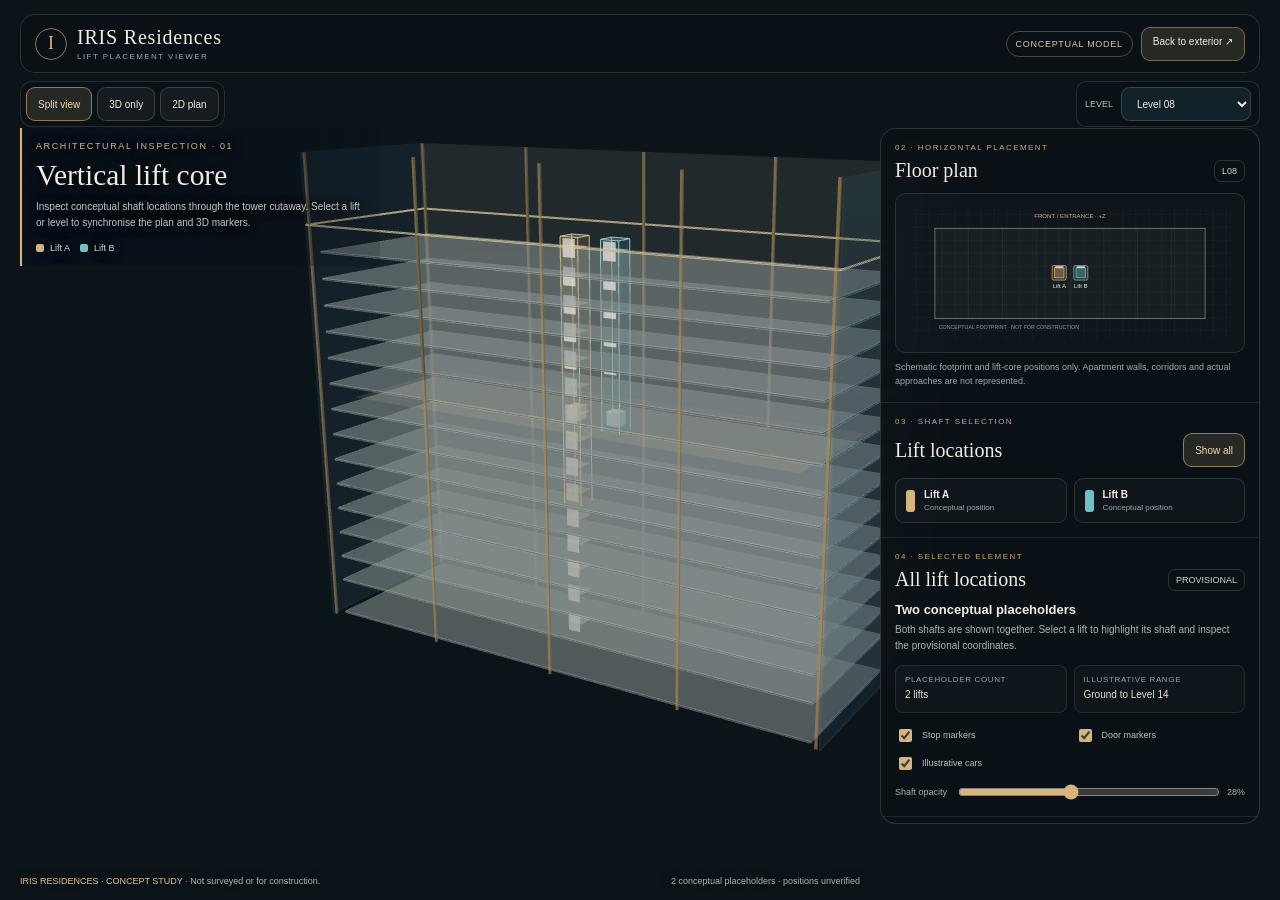
<file: lift-placement.html>
<!DOCTYPE html>
<html lang="en">
<head>
  <meta charset="utf-8">
  <meta name="viewport" content="width=device-width, initial-scale=1, viewport-fit=cover">
  <meta name="theme-color" content="#0b1419">
  <meta name="color-scheme" content="dark">
  <meta name="description" content="Conceptual IRIS Residences lift locations in a 3D tower cutaway and schematic floor plans.">
  <title>IRIS Residences · Lift Placement Viewer</title>
  <link rel="icon" type="image/svg+xml" href="./assets/favicon.svg">
  <link rel="stylesheet" href="./styles.css">
  <script type="importmap">
  {
    "imports": {
      "three": "./assets/vendor/three.module.js",
      "three/addons/": "./assets/vendor/"
    }
  }
  </script>
</head>
<body data-mode="orbit">
  <main id="app" class="app-shell">
    <canvas id="scene" class="scene-canvas" tabindex="0" aria-label="Three-dimensional conceptual lift placement cutaway. Drag to orbit and scroll to zoom."></canvas>
  </main>
  <script type="module" src="./js/lift-placement-viewer.js"></script>
</body>
</html>
</file>
<file: styles.css>
/* ------------------------------------------------------------------ */
/*  Iris Residences — exterior digital twin                            */
/*  Interface styling: restrained glass, warm metal, dusk atmosphere. */
/* ------------------------------------------------------------------ */

:root {
  --ink: #0b1318;
  --ink-2: #111c22;
  --glass: rgba(12, 21, 26, 0.58);
  --glass-strong: rgba(12, 21, 26, 0.86);
  --line: rgba(244, 238, 224, 0.16);
  --line-strong: rgba(244, 238, 224, 0.28);
  --ivory: #f2eee3;
  --ivory-soft: #d9d5c9;
  --muted: #a3afb0;
  --muted-2: #7f8b8d;
  --gold: #d3b07c;
  --gold-deep: #a98553;
  --danger: #e3a886;
  --font-sans: "Segoe UI", "Inter", "Helvetica Neue", Arial, sans-serif;
  --font-display: Georgia, "Times New Roman", "Iowan Old Style", serif;
  --radius: 16px;
  --safe-top: env(safe-area-inset-top, 0px);
  --safe-bottom: env(safe-area-inset-bottom, 0px);
}

*,
*::before,
*::after {
  box-sizing: border-box;
}

html,
body {
  width: 100%;
  height: 100%;
  margin: 0;
  padding: 0;
}

html {
  background: var(--ink);
}

body {
  overflow: hidden;
  background: var(--ink);
  color: var(--ivory);
  font-family: var(--font-sans);
  -webkit-font-smoothing: antialiased;
  text-rendering: optimizeLegibility;
  overscroll-behavior: none;
}

body.is-loading {
  cursor: wait;
}

button,
a {
  -webkit-tap-highlight-color: transparent;
}

button {
  font-family: inherit;
}

button:focus-visible,
a:focus-visible,
canvas:focus-visible {
  outline: 2px solid var(--gold);
  outline-offset: 3px;
}

a {
  color: var(--gold);
}

[hidden] {
  display: none !important;
}

.visually-hidden {
  position: absolute !important;
  width: 1px !important;
  height: 1px !important;
  padding: 0 !important;
  margin: -1px !important;
  overflow: hidden !important;
  clip: rect(0, 0, 0, 0) !important;
  white-space: nowrap !important;
  border: 0 !important;
}

.app-shell {
  position: fixed;
  inset: 0;
  isolation: isolate;
  overflow: hidden;
}

.scene-canvas {
  position: absolute;
  inset: 0;
  display: block;
  width: 100%;
  height: 100%;
  cursor: grab;
  touch-action: none;
  outline: none;
}

.scene-canvas:active {
  cursor: grabbing;
}

.scene-canvas.is-free-look {
  cursor: crosshair;
}

.scene-vignette {
  position: absolute;
  inset: 0;
  pointer-events: none;
  background:
    linear-gradient(180deg, rgba(5, 10, 15, 0.6) 0%, rgba(5, 10, 15, 0.08) 19%, transparent 34%),
    linear-gradient(0deg, rgba(5, 10, 15, 0.78) 0%, rgba(5, 10, 15, 0.15) 25%, transparent 46%),
    radial-gradient(140% 100% at 50% 46%, transparent 54%, rgba(5, 10, 15, 0.36) 100%);
  z-index: 2;
}

.scene-grain {
  position: absolute;
  inset: 0;
  z-index: 3;
  pointer-events: none;
  opacity: 0.035;
  mix-blend-mode: soft-light;
  background-image: url("data:image/svg+xml,%3Csvg xmlns='http://www.w3.org/2000/svg' width='180' height='180'%3E%3Cfilter id='n'%3E%3CfeTurbulence type='fractalNoise' baseFrequency='0.82' numOctaves='3' stitchTiles='stitch'/%3E%3C/filter%3E%3Crect width='180' height='180' filter='url(%23n)' opacity='0.6'/%3E%3C/svg%3E");
}

/* ------------------------------------------------------------------ */
/*  Top bar                                                            */
/* ------------------------------------------------------------------ */

.topbar {
  position: absolute;
  z-index: 20;
  top: 0;
  left: 0;
  right: 0;
  display: flex;
  align-items: flex-start;
  justify-content: space-between;
  gap: 24px;
  padding:
    calc(22px + var(--safe-top))
    clamp(18px, 3.2vw, 44px)
    0;
  pointer-events: none;
  transition: opacity 500ms ease;
}

.topbar > * {
  pointer-events: auto;
}

.brand {
  display: flex;
  align-items: center;
  gap: 13px;
  min-width: 0;
}

.brand-mark {
  width: 40px;
  height: 40px;
  flex: none;
  fill: none;
  stroke: var(--gold);
  stroke-width: 1.05;
  opacity: 0.92;
  filter: drop-shadow(0 0 14px rgba(211, 176, 124, 0.2));
}

.brand-mark-core {
  fill: var(--ivory);
  stroke: none;
}

.brand-lockup {
  display: flex;
  flex-direction: column;
  gap: 2px;
  padding-top: 1px;
}

.brand-name {
  font-family: var(--font-display);
  font-weight: 400;
  font-size: 20px;
  line-height: 1;
  letter-spacing: 0.3em;
  color: var(--ivory);
  text-shadow: 0 1px 20px rgba(0, 0, 0, 0.45);
}

.brand-sub {
  font-size: 7.5px;
  line-height: 1.3;
  letter-spacing: 0.4em;
  color: var(--gold);
  text-transform: uppercase;
}

.brand-meta {
  display: flex;
  flex-direction: column;
  align-items: flex-start;
  gap: 7px;
  margin-left: 12px;
  padding-left: 18px;
  border-left: 1px solid var(--line);
  color: var(--ivory-soft);
  font-size: 9px;
  letter-spacing: 0.13em;
  line-height: 1.4;
  text-transform: uppercase;
}

.brand-chip {
  display: inline-flex;
  align-items: center;
  gap: 6px;
  color: var(--gold);
  font-size: 8px;
  letter-spacing: 0.16em;
}

.brand-chip::before {
  content: "";
  width: 3px;
  height: 3px;
  border-radius: 50%;
  background: var(--gold);
  box-shadow: 0 0 8px rgba(211, 176, 124, 0.9);
}

.top-actions {
  display: flex;
  align-items: center;
  gap: 7px;
  flex: none;
}

.top-button {
  height: 36px;
  display: inline-flex;
  align-items: center;
  justify-content: center;
  gap: 8px;
  padding: 0 13px;
  color: var(--ivory-soft);
  background: rgba(9, 16, 21, 0.84);
  border: 1px solid var(--line);
  border-radius: 999px;
  font-size: 9px;
  letter-spacing: 0.18em;
  text-transform: uppercase;
  cursor: pointer;
  transition:
    background 200ms ease,
    border-color 200ms ease,
    color 200ms ease,
    transform 200ms ease;
}

.top-button:hover {
  color: var(--ivory);
  border-color: var(--line-strong);
  background: rgba(22, 34, 40, 0.7);
}

.top-button:active {
  transform: scale(0.97);
}

.top-button svg {
  width: 15px;
  height: 15px;
  fill: none;
  stroke: currentColor;
  stroke-width: 1.35;
  stroke-linecap: round;
  stroke-linejoin: round;
  opacity: 0.9;
}

.top-button .button-fill {
  fill: currentColor;
  stroke: none;
}

.concept-note {
  position: absolute;
  z-index: 12;
  left: clamp(18px, 3.2vw, 44px);
  top: 50%;
  display: flex;
  align-items: center;
  gap: 10px;
  transform: translateY(-50%) rotate(-90deg) translateX(-50%);
  transform-origin: left top;
  color: rgba(239, 233, 219, 0.42);
  font-size: 7.5px;
  letter-spacing: 0.32em;
  text-transform: uppercase;
  pointer-events: none;
}

.concept-line {
  width: 30px;
  height: 1px;
  background: rgba(211, 176, 124, 0.5);
}

/* ------------------------------------------------------------------ */
/*  Bottom dock                                                        */
/* ------------------------------------------------------------------ */

.hud {
  position: absolute;
  z-index: 20;
  left: 0;
  right: 0;
  bottom: 0;
  display: flex;
  flex-direction: column;
  align-items: center;
  gap: 9px;
  padding: 0 18px calc(18px + var(--safe-bottom));
  pointer-events: none;
}

.hud > * {
  pointer-events: auto;
}

/* Free-look has its own top-centre hint; avoid showing a duplicate prompt. */
body[data-mode="free"] .hud-hint {
  display: none;
}

.hud-hint {
  display: inline-flex;
  align-items: center;
  gap: 8px;
  padding: 7px 12px 7px 10px;
  color: rgba(232, 229, 219, 0.72);
  background: rgba(9, 16, 21, 0.8);
  border: 1px solid rgba(244, 238, 224, 0.08);
  border-radius: 999px;
  font-size: 9px;
  letter-spacing: 0.1em;
  white-space: nowrap;
  max-width: calc(100vw - 36px);
  overflow: hidden;
  text-overflow: ellipsis;
}

.hint-dot {
  width: 4px;
  height: 4px;
  flex: none;
  border-radius: 50%;
  background: var(--gold);
  box-shadow: 0 0 8px rgba(211, 176, 124, 0.7);
}

.dock {
  display: flex;
  align-items: center;
  gap: 12px;
  max-width: 100%;
  padding: 7px;
  background: linear-gradient(180deg, rgba(19, 30, 35, 0.94), rgba(8, 15, 19, 0.92));
  border: 1px solid rgba(244, 238, 224, 0.12);
  border-radius: 19px;
  box-shadow:
    0 18px 50px rgba(0, 0, 0, 0.32),
    inset 0 1px 0 rgba(255, 255, 255, 0.035);
}

.mode-switch {
  display: flex;
  align-items: center;
  gap: 2px;
  padding: 3px;
  border-radius: 13px;
  background: rgba(255, 255, 255, 0.045);
  border: 1px solid rgba(255, 255, 255, 0.05);
  flex: none;
}

.mode-button {
  height: 42px;
  display: inline-flex;
  align-items: center;
  gap: 7px;
  padding: 0 13px;
  border: 1px solid transparent;
  border-radius: 10px;
  background: transparent;
  color: var(--muted);
  font-size: 9px;
  letter-spacing: 0.13em;
  text-transform: uppercase;
  cursor: pointer;
  transition:
    color 180ms ease,
    background 180ms ease,
    border-color 180ms ease;
}

.mode-button svg {
  width: 16px;
  height: 16px;
  fill: none;
  stroke: currentColor;
  stroke-width: 1.25;
  stroke-linecap: round;
}

.mode-button:hover {
  color: var(--ivory);
}

.mode-button.is-active {
  color: var(--ivory);
  background: rgba(255, 255, 255, 0.075);
  border-color: rgba(255, 255, 255, 0.1);
  box-shadow: 0 4px 18px rgba(0, 0, 0, 0.18);
}

.mode-button.is-active svg {
  color: var(--gold);
}

.preset-rail {
  display: flex;
  align-items: stretch;
  gap: 1px;
  overflow-x: auto;
  scrollbar-width: none;
  -ms-overflow-style: none;
  scroll-snap-type: x proximity;
  overscroll-behavior-x: contain;
}

.preset-rail::-webkit-scrollbar {
  display: none;
}

.preset-button {
  position: relative;
  min-width: 67px;
  height: 48px;
  display: flex;
  flex-direction: column;
  align-items: center;
  justify-content: center;
  gap: 3px;
  padding: 4px 10px;
  border: 1px solid transparent;
  border-radius: 11px;
  background: transparent;
  color: var(--muted);
  cursor: pointer;
  scroll-snap-align: center;
  transition:
    color 180ms ease,
    background 180ms ease,
    border-color 180ms ease;
}

.preset-button:hover {
  color: var(--ivory);
  background: rgba(255, 255, 255, 0.045);
}

.preset-button.is-active {
  color: var(--ivory);
  border-color: rgba(211, 176, 124, 0.26);
  background: rgba(211, 176, 124, 0.09);
}

.preset-button.is-active::after {
  content: "";
  position: absolute;
  bottom: -1px;
  left: 50%;
  width: 14px;
  height: 1px;
  transform: translateX(-50%);
  background: var(--gold);
  box-shadow: 0 0 10px rgba(211, 176, 124, 0.7);
}

.preset-index {
  color: rgba(211, 176, 124, 0.75);
  font-size: 8px;
  line-height: 1;
  letter-spacing: 0.12em;
  font-variant-numeric: tabular-nums;
}

.preset-label {
  font-size: 9.5px;
  line-height: 1;
  letter-spacing: 0.04em;
  white-space: nowrap;
}

/* ------------------------------------------------------------------ */
/*  Free-look HUD                                                      */
/* ------------------------------------------------------------------ */

.free-hud {
  position: absolute;
  inset: 0;
  z-index: 18;
  pointer-events: none;
}

.free-hud > * {
  pointer-events: auto;
}

.look-hint {
  position: absolute;
  top: calc(82px + var(--safe-top));
  left: 50%;
  transform: translateX(-50%);
  display: inline-flex;
  align-items: center;
  gap: 8px;
  max-width: calc(100vw - 32px);
  padding: 7px 12px;
  color: rgba(238, 233, 222, 0.8);
  background: rgba(9, 16, 21, 0.82);
  border: 1px solid rgba(244, 238, 224, 0.1);
  border-radius: 999px;
  font-size: 9px;
  letter-spacing: 0.09em;
  white-space: nowrap;
  overflow: hidden;
  text-overflow: ellipsis;
}

.joystick {
  position: absolute;
  left: clamp(18px, 4vw, 38px);
  bottom: calc(152px + var(--safe-bottom));
  width: 96px;
  height: 96px;
  border-radius: 50%;
  border: 1px solid rgba(244, 238, 224, 0.16);
  background:
    radial-gradient(circle at 50% 48%, rgba(255, 255, 255, 0.07), transparent 60%),
    rgba(9, 16, 21, 0.78);
  box-shadow:
    inset 0 0 30px rgba(0, 0, 0, 0.24),
    0 12px 32px rgba(0, 0, 0, 0.22);
  touch-action: none;
  display: none;
  cursor: grab;
}

.joystick.is-active {
  cursor: grabbing;
  border-color: rgba(211, 176, 124, 0.42);
}

.joystick-ring {
  position: absolute;
  inset: 17px;
  border: 1px dashed rgba(244, 238, 224, 0.14);
  border-radius: 50%;
}

.joystick-knob {
  position: absolute;
  left: 50%;
  top: 50%;
  width: 42px;
  height: 42px;
  border-radius: 50%;
  transform: translate(-50%, -50%);
  background:
    radial-gradient(circle at 42% 36%, rgba(255, 255, 255, 0.22), transparent 60%),
    rgba(27, 40, 46, 0.92);
  border: 1px solid rgba(211, 176, 124, 0.52);
  box-shadow:
    0 5px 16px rgba(0, 0, 0, 0.32),
    inset 0 1px 0 rgba(255, 255, 255, 0.12);
  transition: transform 60ms linear;
}

.free-actions {
  position: absolute;
  right: clamp(18px, 4vw, 38px);
  bottom: calc(152px + var(--safe-bottom));
  display: flex;
  flex-direction: column;
  align-items: flex-end;
  gap: 9px;
}

.vertical-pad {
  display: flex;
  flex-direction: column;
  gap: 6px;
}

.round-button {
  width: 42px;
  height: 42px;
  display: grid;
  place-items: center;
  border-radius: 50%;
  color: var(--ivory-soft);
  background: rgba(10, 18, 23, 0.82);
  border: 1px solid var(--line);
  cursor: pointer;
  transition:
    background 160ms ease,
    border-color 160ms ease,
    color 160ms ease,
    transform 160ms ease;
}

.round-button svg {
  width: 17px;
  height: 17px;
  fill: none;
  stroke: currentColor;
  stroke-width: 1.4;
  stroke-linecap: round;
  stroke-linejoin: round;
}

.round-button:hover,
.round-button.is-active {
  color: var(--gold);
  border-color: rgba(211, 176, 124, 0.45);
  background: rgba(25, 37, 42, 0.75);
}

.round-button:active {
  transform: scale(0.94);
}

.pill-button {
  display: inline-flex;
  align-items: center;
  gap: 7px;
  height: 34px;
  padding: 0 12px;
  border-radius: 999px;
  border: 1px solid var(--line);
  background: rgba(10, 18, 23, 0.82);
  color: var(--ivory-soft);
  font-size: 8.5px;
  letter-spacing: 0.1em;
  text-transform: uppercase;
  cursor: pointer;
  transition:
    color 160ms ease,
    border-color 160ms ease,
    background 160ms ease;
}

.pill-button svg {
  width: 14px;
  height: 14px;
  fill: none;
  stroke: currentColor;
  stroke-width: 1.3;
  stroke-linecap: round;
}

.pill-button.is-active {
  color: var(--gold);
  border-color: rgba(211, 176, 124, 0.42);
}

/* ------------------------------------------------------------------ */
/*  Intro                                                              */
/* ------------------------------------------------------------------ */

.intro {
  position: absolute;
  inset: 0;
  z-index: 45;
  pointer-events: none;
  opacity: 0;
  transition: opacity 750ms ease;
}

.intro.is-visible {
  opacity: 1;
}

.intro.is-leaving {
  opacity: 0;
  transition-duration: 460ms;
}

.intro-wash {
  position: absolute;
  inset: 0;
  background:
    linear-gradient(90deg, rgba(5, 11, 15, 0.9) 0%, rgba(5, 11, 15, 0.56) 27%, rgba(5, 11, 15, 0.08) 56%, transparent 74%),
    linear-gradient(0deg, rgba(5, 11, 15, 0.86) 0%, rgba(5, 11, 15, 0.18) 32%, transparent 55%),
    linear-gradient(180deg, rgba(5, 11, 15, 0.55) 0%, transparent 22%);
}

.intro-content {
  position: absolute;
  left: clamp(24px, 6vw, 92px);
  bottom: clamp(138px, 22vh, 220px);
  width: min(580px, 76vw);
  opacity: 0;
  transform: translateY(18px);
  transition:
    opacity 900ms ease 140ms,
    transform 1100ms cubic-bezier(0.16, 1, 0.3, 1) 140ms;
}

.intro.is-visible .intro-content {
  opacity: 1;
  transform: translateY(0);
}

.intro-eyebrow {
  margin: 0 0 17px;
  color: var(--gold);
  font-size: 9.5px;
  letter-spacing: 0.32em;
  text-transform: uppercase;
}

.intro-title {
  margin: 0;
  font-family: var(--font-display);
  font-weight: 400;
  font-size: clamp(52px, 7.6vw, 108px);
  line-height: 0.88;
  letter-spacing: 0.015em;
  color: var(--ivory);
  text-shadow: 0 10px 60px rgba(0, 0, 0, 0.3);
}

.intro-title span {
  display: inline-block;
  margin-right: 0.08em;
  letter-spacing: 0.11em;
}

.intro-title em {
  font-style: normal;
  font-size: 0.55em;
  letter-spacing: 0.14em;
  color: rgba(242, 238, 227, 0.9);
  vertical-align: 0.06em;
}

.intro-place {
  margin: 18px 0 0;
  color: rgba(238, 232, 220, 0.76);
  font-size: 10px;
  letter-spacing: 0.28em;
  text-transform: uppercase;
}

.intro-rule {
  display: block;
  width: 64px;
  height: 1px;
  margin: 26px 0 20px;
  background: linear-gradient(90deg, var(--gold), rgba(211, 176, 124, 0));
}

.intro-note {
  margin: 0;
  color: rgba(224, 221, 211, 0.58);
  font-size: 11px;
  line-height: 1.65;
  letter-spacing: 0.03em;
}

.skip-button {
  position: absolute;
  right: clamp(20px, 3.4vw, 48px);
  bottom: calc(48px + var(--safe-bottom));
  display: inline-flex;
  align-items: center;
  gap: 12px;
  height: 42px;
  padding: 0 17px;
  pointer-events: auto;
  color: var(--ivory);
  background: rgba(10, 18, 23, 0.84);
  border: 1px solid rgba(244, 238, 224, 0.22);
  border-radius: 999px;
  font-size: 9px;
  letter-spacing: 0.2em;
  text-transform: uppercase;
  cursor: pointer;
  transition:
    border-color 180ms ease,
    background 180ms ease,
    color 180ms ease;
}

.skip-button:hover {
  color: var(--gold);
  border-color: rgba(211, 176, 124, 0.52);
  background: rgba(19, 31, 36, 0.76);
}

.skip-button svg {
  width: 17px;
  height: 17px;
  fill: none;
  stroke: currentColor;
  stroke-width: 1.3;
  stroke-linecap: round;
  stroke-linejoin: round;
}

.intro-foot {
  position: absolute;
  left: clamp(24px, 6vw, 92px);
  right: clamp(24px, 6vw, 92px);
  bottom: calc(24px + var(--safe-bottom));
  display: flex;
  align-items: center;
  gap: 18px;
  color: rgba(233, 228, 217, 0.42);
  font-size: 7.5px;
  letter-spacing: 0.18em;
  text-transform: uppercase;
}

.intro-foot > span {
  flex: none;
}

.intro-progress {
  position: relative;
  flex: 1;
  height: 1px;
  background: rgba(244, 238, 224, 0.16);
  overflow: hidden;
}

.intro-progress span {
  position: absolute;
  inset: 0 auto 0 0;
  width: 0;
  background: linear-gradient(90deg, rgba(211, 176, 124, 0.35), var(--gold));
}

.intro.is-running .intro-progress span {
  animation: intro-progress var(--intro-duration, 9000ms) linear forwards;
}

.intro.is-reduced .intro-progress span {
  width: 100%;
  opacity: 0.35;
  animation: none;
}

@keyframes intro-progress {
  from { width: 0; }
  to { width: 100%; }
}

/* ------------------------------------------------------------------ */
/*  Loading & failure                                                  */
/* ------------------------------------------------------------------ */

.loading {
  position: absolute;
  inset: 0;
  z-index: 100;
  display: grid;
  place-items: center;
  padding: 24px;
  background:
    radial-gradient(120% 120% at 50% 38%, rgba(44, 55, 56, 0.5) 0%, rgba(11, 19, 24, 0.97) 58%, #080f13 100%);
  opacity: 1;
  transition: opacity 700ms ease;
}

.loading::before {
  content: "";
  position: absolute;
  inset: 18px;
  border: 1px solid rgba(244, 238, 224, 0.08);
  pointer-events: none;
}

.loading.is-done {
  opacity: 0;
  pointer-events: none;
}

.loading-card {
  width: min(460px, 88vw);
  text-align: center;
}

.loading-mark {
  width: 58px;
  height: 58px;
  margin-bottom: 26px;
  fill: none;
  stroke: var(--gold);
  stroke-width: 0.9;
  opacity: 0.9;
  animation: loader-breathe 5.4s ease-in-out infinite;
}

.loading-mark circle {
  fill: var(--gold);
  stroke: none;
}

@keyframes loader-breathe {
  0%, 100% { opacity: 0.55; transform: scale(1); }
  50% { opacity: 0.94; transform: scale(1.025); }
}

.eyebrow {
  margin: 0 0 10px;
  color: var(--gold);
  font-size: 8.5px;
  line-height: 1.4;
  letter-spacing: 0.3em;
  text-transform: uppercase;
}

.loading-card h2 {
  margin: 0;
  font-family: var(--font-display);
  font-weight: 400;
  font-size: clamp(30px, 4.2vw, 42px);
  letter-spacing: 0.07em;
  color: var(--ivory);
}

.loading-stage {
  margin: 15px 0 32px;
  color: var(--muted);
  font-size: 11px;
  letter-spacing: 0.06em;
}

.loading-progress {
  height: 1px;
  background: rgba(244, 238, 224, 0.13);
  overflow: hidden;
}

.loading-progress span {
  display: block;
  width: 0;
  height: 100%;
  background: linear-gradient(90deg, rgba(211, 176, 124, 0.32), var(--gold));
  transition: width 420ms ease;
}

.loading-meta {
  display: flex;
  align-items: center;
  justify-content: space-between;
  margin-top: 10px;
  color: rgba(217, 213, 201, 0.48);
  font-size: 8px;
  letter-spacing: 0.17em;
  text-transform: uppercase;
}

.loading-note {
  margin: 48px 0 0;
  color: rgba(217, 213, 201, 0.32);
  font-size: 8px;
  letter-spacing: 0.14em;
  text-transform: uppercase;
}

.fatal {
  position: absolute;
  inset: 0;
  z-index: 110;
  display: grid;
  place-items: center;
  padding: 24px;
  background: rgba(8, 14, 18, 0.97);
}

.fatal-card {
  width: min(620px, 92vw);
  padding: clamp(26px, 4vw, 46px);
  border: 1px solid var(--line);
  border-radius: var(--radius);
  background: rgba(17, 28, 34, 0.92);
  box-shadow: 0 30px 90px rgba(0, 0, 0, 0.45);
}

.fatal-card h2 {
  margin: 0 0 16px;
  font-family: var(--font-display);
  font-weight: 400;
  font-size: clamp(26px, 4vw, 38px);
  line-height: 1.15;
}

.fatal-card p {
  color: var(--muted);
  font-size: 13px;
  line-height: 1.7;
}

.fatal-detail {
  max-height: 160px;
  margin: 18px 0;
  padding: 14px;
  overflow: auto;
  white-space: pre-wrap;
  word-break: break-word;
  background: rgba(0, 0, 0, 0.22);
  border: 1px solid rgba(255, 255, 255, 0.06);
  border-radius: 8px;
  color: rgba(232, 182, 142, 0.82);
  font-family: "Cascadia Code", Consolas, monospace;
  font-size: 11px;
  line-height: 1.6;
}

.fatal-actions {
  display: flex;
  align-items: center;
  gap: 18px;
  flex-wrap: wrap;
  margin-top: 20px;
}

.solid-button {
  height: 42px;
  padding: 0 18px;
  border: 1px solid rgba(211, 176, 124, 0.5);
  border-radius: 999px;
  background: var(--gold);
  color: #1a2327;
  font-size: 10px;
  font-weight: 600;
  letter-spacing: 0.14em;
  text-transform: uppercase;
  cursor: pointer;
}

.text-link {
  font-size: 10px;
  letter-spacing: 0.13em;
  text-transform: uppercase;
}

.fatal-note {
  margin-bottom: 0;
  font-size: 10px !important;
  color: var(--muted-2) !important;
}

.fatal-note code {
  color: var(--ivory-soft);
}

.noscript {
  position: absolute;
  inset: 0;
  z-index: 120;
  display: grid;
  place-items: center;
  padding: 30px;
  background: var(--ink);
  color: var(--ivory);
  text-align: center;
}

/* ------------------------------------------------------------------ */
/*  About sheet                                                        */
/* ------------------------------------------------------------------ */

.sheet {
  position: absolute;
  inset: 0;
  z-index: 80;
  display: flex;
  justify-content: flex-end;
  pointer-events: none;
}

.sheet.is-open {
  pointer-events: auto;
}

.sheet-scrim {
  position: absolute;
  inset: 0;
  background: rgba(4, 9, 12, 0.58);
  opacity: 0;
  transition: opacity 320ms ease;
}

.sheet.is-open .sheet-scrim {
  opacity: 1;
}

.sheet-card {
  position: relative;
  width: min(510px, 100%);
  height: 100%;
  display: flex;
  flex-direction: column;
  background: #101b21;
  border-left: 1px solid rgba(244, 238, 224, 0.1);
  box-shadow: -30px 0 90px rgba(0, 0, 0, 0.45);
  transform: translateX(101%);
  transition: transform 520ms cubic-bezier(0.16, 1, 0.3, 1);
}

.sheet.is-open .sheet-card {
  transform: translateX(0);
}

.sheet-header {
  display: flex;
  align-items: flex-start;
  justify-content: space-between;
  gap: 18px;
  padding: calc(28px + var(--safe-top)) 30px 22px;
  border-bottom: 1px solid rgba(244, 238, 224, 0.08);
}

.sheet-header h2 {
  margin: 0;
  font-family: var(--font-display);
  font-weight: 400;
  font-size: 31px;
  letter-spacing: 0.02em;
}

.close-button {
  width: 36px;
  height: 36px;
  display: grid;
  place-items: center;
  flex: none;
  border: 1px solid var(--line);
  border-radius: 50%;
  background: transparent;
  color: var(--ivory-soft);
  cursor: pointer;
  transition:
    color 160ms ease,
    border-color 160ms ease,
    background 160ms ease;
}

.close-button:hover {
  color: var(--gold);
  border-color: rgba(211, 176, 124, 0.4);
  background: rgba(255, 255, 255, 0.03);
}

.close-button svg {
  width: 15px;
  height: 15px;
  fill: none;
  stroke: currentColor;
  stroke-width: 1.4;
  stroke-linecap: round;
}

.sheet-body {
  flex: 1;
  overflow-y: auto;
  padding: 6px 30px 30px;
  scrollbar-width: thin;
  scrollbar-color: rgba(211, 176, 124, 0.35) transparent;
}

.sheet-body::-webkit-scrollbar {
  width: 6px;
}

.sheet-body::-webkit-scrollbar-thumb {
  background: rgba(211, 176, 124, 0.3);
  border-radius: 4px;
}

/* Published project facts are secondary to the model and remain scrollable. */
.snapshot-facts {
  display: grid;
  grid-template-columns: 1fr 1fr;
  gap: 10px 14px;
  margin: 16px 0;
}

.snapshot-facts > div {
  min-width: 0;
  padding-top: 9px;
  border-top: 1px solid var(--line);
}

.snapshot-facts dt {
  margin-bottom: 5px;
  color: var(--muted-2);
  font-size: 8px;
  letter-spacing: 0.15em;
  line-height: 1.5;
  text-transform: uppercase;
}

.snapshot-facts dd {
  margin: 0;
  color: var(--ivory-soft);
  font-size: 12px;
  line-height: 1.55;
}

.snapshot-section h4 {
  margin: 18px 0 8px;
  color: var(--ivory-soft);
  font-size: 9px;
  font-weight: 600;
  letter-spacing: 0.15em;
  text-transform: uppercase;
}

.connectivity-list {
  display: grid;
  grid-template-columns: 1fr 1fr;
  gap: 0 14px;
  margin: 0;
  padding: 0;
  list-style: none;
}

.connectivity-list li {
  display: flex;
  justify-content: space-between;
  gap: 8px;
  padding: 7px 0;
  border-bottom: 1px solid rgba(244, 238, 224, 0.07);
  color: var(--muted);
  font-size: 10px;
  line-height: 1.35;
}

.connectivity-list strong {
  flex: none;
  color: var(--gold);
  font-size: 10px;
  font-weight: 500;
  white-space: nowrap;
}

@media (max-width: 460px) {
  .snapshot-facts,
  .connectivity-list {
    grid-template-columns: 1fr;
  }
}

.sheet-body section {
  padding: 22px 0 2px;
  border-bottom: 1px solid rgba(244, 238, 224, 0.07);
}

.sheet-body section:last-child {
  border-bottom: 0;
}

.sheet-body h3 {
  margin: 0 0 10px;
  color: var(--ivory);
  font-family: var(--font-display);
  font-weight: 400;
  font-size: 19px;
  letter-spacing: 0.015em;
}

.sheet-body p {
  margin: 0 0 12px;
  color: #b3bebd;
  font-size: 12px;
  line-height: 1.75;
  letter-spacing: 0.01em;
}

.sheet-body p:last-child {
  margin-bottom: 18px;
}

.sheet-body strong {
  color: var(--ivory);
  font-weight: 500;
}

.accent-note {
  padding: 11px 13px;
  border-left: 1px solid rgba(211, 176, 124, 0.55);
  background: rgba(211, 176, 124, 0.045);
  color: rgba(228, 211, 183, 0.82) !important;
  font-size: 11px !important;
}

.control-list {
  margin: 4px 0 14px;
}

.control-list > div {
  display: grid;
  grid-template-columns: 76px 1fr;
  gap: 12px;
  padding: 10px 0;
  border-bottom: 1px solid rgba(244, 238, 224, 0.055);
}

.control-list > div:last-child {
  border-bottom: 0;
}

.control-list dt {
  color: var(--gold);
  font-size: 8.5px;
  letter-spacing: 0.12em;
  text-transform: uppercase;
  padding-top: 3px;
}

.control-list dd {
  margin: 0;
  color: #b3bebd;
  font-size: 11.5px;
  line-height: 1.72;
}

.muted {
  color: var(--muted-2) !important;
  font-size: 10.5px !important;
}

.sheet-body code {
  color: var(--ivory-soft);
  font-size: 0.92em;
}

.sheet-footer {
  display: flex;
  align-items: center;
  justify-content: space-between;
  gap: 14px;
  padding: 14px 30px calc(16px + var(--safe-bottom));
  border-top: 1px solid rgba(244, 238, 224, 0.08);
  color: var(--muted-2);
  font-size: 7.5px;
  letter-spacing: 0.15em;
  text-transform: uppercase;
}

/* ------------------------------------------------------------------ */
/*  Toast                                                              */
/* ------------------------------------------------------------------ */

.toast {
  position: absolute;
  z-index: 70;
  left: 50%;
  bottom: calc(132px + var(--safe-bottom));
  transform: translate(-50%, 8px);
  max-width: min(420px, calc(100vw - 36px));
  padding: 9px 15px;
  border-radius: 999px;
  border: 1px solid rgba(244, 238, 224, 0.14);
  background: rgba(10, 18, 23, 0.92);
  color: var(--ivory-soft);
  font-size: 9.5px;
  letter-spacing: 0.05em;
  text-align: center;
  opacity: 0;
  pointer-events: none;
  transition:
    opacity 220ms ease,
    transform 220ms ease;
}

.toast.is-visible {
  opacity: 1;
  transform: translate(-50%, 0);
}

/* ------------------------------------------------------------------ */
/*  Responsive                                                         */
/* ------------------------------------------------------------------ */

@media (max-width: 1120px) {
  .concept-note {
    display: none;
  }

  .brand-meta {
    display: none;
  }
}

@media (max-width: 820px) {
  .hud {
    padding: 0 10px calc(10px + var(--safe-bottom));
    gap: 7px;
  }

  .hud-hint {
    display: none;
  }

  .dock {
    width: 100%;
    max-width: 680px;
    flex-direction: column;
    align-items: stretch;
    gap: 5px;
    padding: 6px;
    border-radius: 17px;
  }

  .mode-switch {
    align-self: center;
    padding: 2px;
  }

  .mode-button {
    height: 34px;
    padding: 0 15px;
  }

  .preset-rail {
    width: 100%;
    padding-bottom: 1px;
  }

  .preset-button {
    min-width: 62px;
    height: 43px;
    flex: 1 0 62px;
    scroll-snap-align: start;
  }

  .preset-label {
    font-size: 9px;
  }

  .free-actions {
    bottom: calc(138px + var(--safe-bottom));
  }

  .toast {
    bottom: calc(138px + var(--safe-bottom));
  }

  .intro-content {
    width: min(580px, 86vw);
    bottom: clamp(150px, 24vh, 210px);
  }

  .intro-title {
    font-size: clamp(48px, 10.5vw, 78px);
  }

  .intro-foot {
    gap: 12px;
  }

  .intro-foot > span:last-child {
    display: none;
  }
}

@media (max-width: 620px) {
  .topbar {
    padding: calc(15px + var(--safe-top)) 14px 0;
  }

  .brand {
    gap: 9px;
  }

  .brand-mark {
    width: 32px;
    height: 32px;
  }

  .brand-name {
    font-size: 16px;
    letter-spacing: 0.24em;
  }

  .brand-sub {
    font-size: 6px;
    letter-spacing: 0.32em;
  }

  .top-actions {
    gap: 4px;
  }

  .top-button {
    width: 38px;
    height: 34px;
    padding: 0;
    border-radius: 50%;
  }

  .top-button span {
    display: none;
  }

  .top-button svg {
    width: 16px;
    height: 16px;
  }

  .look-hint {
    top: calc(64px + var(--safe-top));
    font-size: 8px;
    padding: 6px 10px;
  }

  .preset-button {
    flex-basis: 58px;
    min-width: 58px;
    height: 41px;
    padding: 3px 6px;
  }

  .mode-button {
    font-size: 8px;
    height: 32px;
    padding: 0 12px;
  }

  .mode-button svg {
    width: 14px;
    height: 14px;
  }

  .intro-content {
    left: 22px;
    right: 22px;
    bottom: 27vh;
    width: auto;
  }

  .intro-title {
    font-size: clamp(42px, 14vw, 64px);
  }

  .intro-title em {
    display: block;
    margin-top: 8px;
    font-size: 0.34em;
  }

  .intro-eyebrow {
    font-size: 8px;
    letter-spacing: 0.22em;
  }

  .intro-place {
    font-size: 8.5px;
  }

  .intro-note {
    font-size: 10px;
    max-width: 290px;
  }

  .intro-rule {
    margin: 20px 0 16px;
  }

  .skip-button {
    right: 18px;
    bottom: calc(72px + var(--safe-bottom));
    height: 38px;
    font-size: 8px;
    padding: 0 14px;
  }

  .intro-foot {
    left: 22px;
    right: 22px;
    font-size: 6.5px;
  }

  .sheet-card {
    width: 100%;
  }

  .sheet-header {
    padding: calc(20px + var(--safe-top)) 20px 18px;
  }

  .sheet-header h2 {
    font-size: 27px;
  }

  .sheet-body {
    padding: 4px 20px 24px;
  }

  .sheet-footer {
    padding: 12px 20px calc(14px + var(--safe-bottom));
    font-size: 6.5px;
  }

  .toast {
    bottom: calc(158px + var(--safe-bottom));
  }
}

@media (pointer: coarse) {
  .joystick {
    display: block;
  }

  .scene-canvas {
    cursor: default;
  }

  .scene-canvas.is-free-look {
    cursor: default;
  }

  .pill-button {
    height: 36px;
  }
}

@media (pointer: coarse) and (max-width: 380px) {
  .joystick {
    left: 14px;
    width: 86px;
    height: 86px;
    bottom: calc(150px + var(--safe-bottom));
  }

  .free-actions {
    right: 14px;
  }
}

@media (max-height: 640px) and (min-width: 821px) {
  .intro-content {
    bottom: 126px;
  }

  .intro-title {
    font-size: clamp(46px, 6.2vw, 72px);
  }

  .intro-note {
    display: none;
  }

  .hud-hint {
    display: none;
  }
}

@media (prefers-reduced-motion: reduce) {
  *,
  *::before,
  *::after {
    animation-duration: 0.001ms !important;
    animation-iteration-count: 1 !important;
    transition-duration: 0.001ms !important;
    scroll-behavior: auto !important;
  }

  .intro.is-reduced .intro-progress span {
    width: 100%;
    animation: none !important;
  }
}


/* ------------------------------------------------------------------ */
/* Guided exploration and live atmosphere controls                    */
/* ------------------------------------------------------------------ */

.guided-tour-button.is-tour-active {
  color: var(--ivory);
  border-color: rgba(211, 176, 124, 0.42);
  background: rgba(133, 93, 47, 0.28);
}

.guided-tour-button.is-tour-active svg {
  color: var(--gold);
}

.light-tool {
  position: absolute;
  z-index: 18;
  top: calc(78px + var(--safe-top));
  right: clamp(18px, 3.2vw, 44px);
  width: min(286px, calc(100vw - 36px));
  color: var(--ivory-soft);
  background: rgba(9, 16, 21, 0.82);
  border: 1px solid rgba(244, 238, 224, 0.15);
  border-radius: 13px;
  box-shadow: 0 12px 36px rgba(0, 0, 0, 0.22);
  backdrop-filter: blur(18px);
  -webkit-backdrop-filter: blur(18px);
  font-size: 9px;
}

.light-tool summary {
  min-height: 38px;
  display: flex;
  align-items: center;
  gap: 8px;
  padding: 0 12px;
  list-style: none;
  cursor: pointer;
  letter-spacing: 0.13em;
  text-transform: uppercase;
  user-select: none;
}

.light-tool summary::-webkit-details-marker {
  display: none;
}

.light-tool summary svg {
  width: 15px;
  height: 15px;
  flex: none;
  fill: none;
  stroke: var(--gold);
  stroke-width: 1.35;
  stroke-linecap: round;
}

.light-tool summary strong {
  margin-left: auto;
  color: var(--gold);
  font-size: 8px;
  font-weight: 500;
  letter-spacing: 0.08em;
  white-space: nowrap;
}

.light-tool[open] summary {
  border-bottom: 1px solid rgba(244, 238, 224, 0.1);
}

.light-tool-body {
  padding: 12px 13px 13px;
}

.light-tool-body label {
  display: block;
  margin-bottom: 10px;
  color: var(--ivory);
  font-size: 10px;
  letter-spacing: 0.1em;
  text-transform: uppercase;
}

.light-tool-body input[type="range"] {
  width: 100%;
  height: 18px;
  margin: 0;
  accent-color: var(--gold);
  cursor: ew-resize;
  touch-action: pan-y;
}

.light-time-endpoints {
  display: flex;
  justify-content: space-between;
  margin-top: 3px;
  color: var(--muted-2);
  font-size: 8px;
  font-variant-numeric: tabular-nums;
}

.light-tool-note,
.light-tool-body p {
  margin: 10px 0 0;
  color: var(--muted);
  font-size: 9px;
  line-height: 1.55;
  letter-spacing: 0.015em;
}

@media (max-width: 760px) {
  .top-actions {
    gap: 5px;
  }

  .top-actions .guided-tour-button {
    width: 36px;
    padding: 0;
  }

  .top-actions .guided-tour-button span {
    display: none;
  }

  .light-tool {
    top: calc(75px + var(--safe-top));
    right: 12px;
    width: min(224px, calc(100vw - 24px));
  }

  .light-tool summary {
    min-height: 36px;
    gap: 6px;
    padding: 0 9px;
    font-size: 8px;
  }

  .light-tool summary strong {
    font-size: 7.5px;
  }

  .light-tool-body {
    padding: 10px;
  }
}

@media (max-width: 420px) {
  .top-actions .guided-tour-button {
    width: 32px;
    height: 34px;
  }

  .light-tool {
    top: calc(70px + var(--safe-top));
    right: 10px;
    width: min(210px, calc(100vw - 20px));
  }
}


/* ------------------------------------------------------------------ */
/* Facade inspection annotations                                       */
/* ------------------------------------------------------------------ */

.facade-inspect-button.is-inspection-active {
  color: var(--ivory);
  border-color: rgba(211, 176, 124, 0.45);
  background: rgba(133, 93, 47, 0.27);
}

.facade-inspect-button.is-inspection-active svg {
  color: var(--gold);
}

.facade-info {
  position: absolute;
  z-index: 19;
  left: clamp(18px, 3.2vw, 44px);
  bottom: calc(115px + var(--safe-bottom));
  width: min(320px, calc(100vw - 36px));
  padding: 15px 16px 13px;
  color: var(--ivory-soft);
  background: rgba(9, 16, 21, 0.87);
  border: 1px solid rgba(211, 176, 124, 0.28);
  border-radius: 15px;
  box-shadow: 0 18px 48px rgba(0, 0, 0, 0.3);
  backdrop-filter: blur(20px);
  -webkit-backdrop-filter: blur(20px);
  pointer-events: auto;
}

.facade-info-head {
  display: flex;
  align-items: center;
  justify-content: space-between;
  gap: 10px;
}

.facade-info-head .eyebrow {
  color: var(--gold);
  font-size: 8px;
  letter-spacing: 0.2em;
}

.facade-info-close {
  flex: none;
  width: 28px;
  height: 28px;
  padding: 0;
  display: inline-grid;
  place-items: center;
  border-radius: 50%;
  border: 1px solid var(--line);
  background: transparent;
  color: var(--ivory-soft);
  font-size: 20px;
  line-height: 1;
  cursor: pointer;
}

.facade-info h3 {
  margin: 8px 0 7px;
  color: var(--ivory);
  font-family: var(--font-display);
  font-size: 19px;
  font-weight: 400;
  line-height: 1.18;
}

.facade-info > p:not(.facade-info-confidence) {
  margin: 0;
  color: var(--ivory-soft);
  font-size: 11px;
  line-height: 1.62;
}

.facade-info-meta {
  display: flex;
  flex-wrap: wrap;
  gap: 6px;
  margin-top: 12px;
}

.facade-info-meta span {
  padding: 5px 7px;
  color: var(--gold);
  background: rgba(211, 176, 124, 0.08);
  border: 1px solid rgba(211, 176, 124, 0.16);
  border-radius: 999px;
  font-size: 8px;
  letter-spacing: 0.08em;
  text-transform: uppercase;
}

.facade-info .facade-info-confidence {
  margin: 10px 0 0;
  color: var(--muted-2);
  font-size: 8px;
  line-height: 1.4;
}

@media (max-width: 760px) {
  .top-actions .facade-inspect-button {
    width: 36px;
    padding: 0;
  }

  .top-actions .facade-inspect-button span {
    display: none;
  }

  .facade-info {
    left: 10px;
    bottom: calc(128px + var(--safe-bottom));
    width: min(290px, calc(100vw - 20px));
    padding: 12px 13px 11px;
  }

  .facade-info h3 {
    font-size: 17px;
  }

  .facade-info > p:not(.facade-info-confidence) {
    font-size: 10px;
  }
}

@media (max-width: 420px) {
  .top-actions .facade-inspect-button {
    width: 32px;
    height: 34px;
  }

  .facade-info {
    bottom: calc(120px + var(--safe-bottom));
  }
}


.render-toggle {
  width: 100%;
  margin-top: 12px;
  padding: 10px 11px;
  display: flex;
  align-items: center;
  justify-content: space-between;
  gap: 12px;
  color: var(--ivory-soft);
  background: rgba(255, 255, 255, 0.035);
  border: 1px solid rgba(244, 238, 224, 0.12);
  border-radius: 10px;
  cursor: pointer;
  text-align: left;
}

.render-toggle:hover {
  background: rgba(255, 255, 255, 0.065);
  border-color: rgba(211, 176, 124, 0.28);
}

.render-toggle-copy {
  display: flex;
  flex-direction: column;
  gap: 3px;
}

.render-toggle-copy strong {
  font-size: 9px;
  font-weight: 500;
  letter-spacing: 0.09em;
  text-transform: uppercase;
}

.render-toggle-copy small {
  color: var(--muted);
  font-size: 8px;
  line-height: 1.3;
}

.render-toggle-state {
  min-width: 31px;
  padding: 4px 6px;
  color: var(--gold);
  background: rgba(211, 176, 124, 0.1);
  border: 1px solid rgba(211, 176, 124, 0.2);
  border-radius: 999px;
  font-size: 8px;
  text-align: center;
}

.render-toggle[aria-pressed="false"] .render-toggle-state {
  color: var(--muted);
  background: rgba(255, 255, 255, 0.035);
  border-color: var(--line);
}


/* ------------------------------------------------------------------ */
/* Optional WebXR miniature preview                                    */
/* ------------------------------------------------------------------ */

.ar-preview-button {
  border-color: rgba(211, 176, 124, 0.24);
}

.ar-preview-button svg {
  color: var(--gold);
}

.ar-preview-button[aria-pressed="true"] {
  color: var(--ivory);
  border-color: rgba(211, 176, 124, 0.55);
  background: rgba(133, 93, 47, 0.32);
}

@media (max-width: 760px) {
  .top-actions .ar-preview-button {
    width: 36px;
    padding: 0;
  }

  .top-actions .ar-preview-button span {
    display: none;
  }
}

@media (max-width: 420px) {
  .top-actions .ar-preview-button {
    width: 32px;
    height: 34px;
  }
}


/* When the headset/phone owns the view, keep only branding and the AR exit
   action visible inside the optional WebXR DOM overlay. */
body.ar-active .hud,
body.ar-active .concept-note,
body.ar-active .light-tool,
body.ar-active #replayIntro,
body.ar-active #guidedTourButton,
body.ar-active #facadeInspectButton,
body.ar-active #blueprintToggle,
body.ar-active #aboutButton,
body.ar-active #projectSiteLink,
body.ar-active #fullscreenButton {
  display: none !important;
}

body.ar-active .topbar {
  padding-top: calc(12px + var(--safe-top));
}

body.ar-active .top-actions .ar-preview-button {
  width: auto;
  padding: 0 14px;
  background: rgba(9, 16, 21, 0.9);
  border-color: rgba(211, 176, 124, 0.48);
}

body.ar-active .top-actions .ar-preview-button span {
  display: inline;
}


/* ------------------------------------------------------------------ */
/* Director's Cut — guided route controls                              */
/* ------------------------------------------------------------------ */
.director-panel {
  position: absolute; z-index: 21; right: clamp(18px, 3.2vw, 44px);
  bottom: calc(112px + var(--safe-bottom)); width: min(340px, calc(100vw - 36px));
  padding: 14px 15px 13px; color: var(--ivory);
  background: rgba(9, 16, 21, 0.88); border: 1px solid rgba(211, 176, 124, 0.28);
  border-radius: 15px; box-shadow: 0 18px 48px rgba(0,0,0,0.32);
  backdrop-filter: blur(22px); -webkit-backdrop-filter: blur(22px); pointer-events: auto;
  animation: director-panel-in 320ms cubic-bezier(0.16,1,0.3,1) both;
}
.director-panel-heading { display:flex; align-items:flex-start; justify-content:space-between; gap:12px; }
.director-panel-heading > div { display:flex; min-width:0; flex-direction:column; gap:5px; }
.director-kicker { color:var(--gold); font-size:7.5px; letter-spacing:0.24em; }
.director-panel-heading strong { max-width:245px; font-family:var(--font-display); font-size:18px; font-weight:400; line-height:1.18; }
.director-step-count { flex:none; padding-top:2px; color:var(--muted); font-size:8px; letter-spacing:0.12em; font-variant-numeric:tabular-nums; }
.director-progress { width:100%; height:2px; margin:12px 0 11px; overflow:hidden; background:rgba(242,238,227,0.12); }
.director-progress span { display:block; width:0; height:100%; background:linear-gradient(90deg,var(--gold-deep),var(--gold)); box-shadow:0 0 12px rgba(211,176,124,0.45); transition:width 380ms ease; }
.director-controls { display:flex; gap:6px; }
.director-controls button { flex:1; min-width:0; min-height:34px; padding:0 8px; border:1px solid rgba(244,238,224,0.14); border-radius:9px; background:rgba(255,255,255,0.035); color:var(--ivory-soft); font-size:8px; letter-spacing:0.04em; cursor:pointer; transition:background 180ms ease,border-color 180ms ease,color 180ms ease; }
.director-controls button:hover,.director-controls button[aria-pressed="true"] { color:var(--ivory); border-color:rgba(211,176,124,0.42); background:rgba(211,176,124,0.1); }
@keyframes director-panel-in { from {opacity:0;transform:translateY(8px)} to {opacity:1;transform:translateY(0)} }

/* Blueprint is a view of the same scene geometry, never a static image. */
.blueprint-button.is-blueprint-active { color:var(--ivory); border-color:rgba(125,220,235,0.48); background:rgba(38,107,126,0.28); }
.blueprint-button.is-blueprint-active svg { color:#9de3ed; }
body.is-blueprint .scene-vignette {
  background:linear-gradient(180deg,rgba(5,13,24,0.42),rgba(5,13,24,0.04) 28%,transparent 44%),
    linear-gradient(0deg,rgba(5,13,24,0.56),transparent 50%),
    radial-gradient(120% 100% at 50% 45%,rgba(10,34,52,0.02) 35%,rgba(5,20,34,0.42) 100%);
}
body.is-blueprint .app-shell::before {
  content:""; position:absolute; z-index:4; inset:0; pointer-events:none; opacity:0.20;
  background-image:linear-gradient(rgba(93,186,207,0.20) 1px,transparent 1px),linear-gradient(90deg,rgba(93,186,207,0.20) 1px,transparent 1px);
  background-size:44px 44px; mask-image:linear-gradient(180deg,rgba(0,0,0,0.95),rgba(0,0,0,0.12));
}
body.is-blueprint .concept-note { color:rgba(157,227,237,0.68); }
body.is-blueprint .concept-line { background:#9de3ed; box-shadow:0 0 9px rgba(157,227,237,0.5); }

/* The opening signature uses restrained, staggered reveal motion. */
.intro.is-running .intro-rule { transform-origin:left center; animation:signature-rule 1500ms cubic-bezier(0.16,1,0.3,1) 350ms both; }
.intro.is-running .intro-title span { animation:signature-title 1100ms cubic-bezier(0.16,1,0.3,1) 120ms both; }
.intro.is-running .intro-title em { animation:signature-title 1100ms cubic-bezier(0.16,1,0.3,1) 290ms both; }
@keyframes signature-rule { from {opacity:0.15;transform:scaleX(0.05)} to {opacity:1;transform:scaleX(1)} }
@keyframes signature-title { from {opacity:0;transform:translateY(14px);filter:blur(5px)} to {opacity:1;transform:translateY(0);filter:blur(0)} }

@media (max-width:760px) {
  .top-actions .blueprint-button { width:36px; padding:0; }
  .top-actions .blueprint-button span { display:none; }
  .director-panel { right:10px; bottom:calc(146px + var(--safe-bottom)); width:min(310px,calc(100vw - 20px)); padding:12px; }
  .director-panel-heading strong { font-size:16px; }
  .director-controls button { min-height:32px; padding:0 6px; font-size:7.5px; }
}
@media (max-width:420px) {
  .top-actions .blueprint-button { width:32px; height:34px; }
  .director-panel { bottom:calc(137px + var(--safe-bottom)); }
}
@media (prefers-reduced-motion:reduce) {
  .director-panel,.intro.is-running .intro-rule,.intro.is-running .intro-title span,.intro.is-running .intro-title em { animation:none !important; }
  .director-progress span { transition:none; }
}


/* ------------------------------------------------------------------ */
/* IRIS Inside — floor selector, cutaway, room plan and walk-through   */
/* ------------------------------------------------------------------ */

.explore-floors-button.is-explorer-active {
  color: var(--ivory);
  border-color: rgba(211,176,124,0.5);
  background: rgba(133,93,47,0.26);
}
.explore-floors-button.is-explorer-active svg { color: var(--gold); }

.building-explorer-panel {
  position: absolute;
  z-index: 28;
  top: calc(94px + var(--safe-top));
  right: clamp(14px, 2.6vw, 36px);
  bottom: calc(104px + var(--safe-bottom));
  width: min(368px, calc(100vw - 28px));
  max-height: calc(100vh - 220px);
  overflow-y: auto;
  overscroll-behavior: contain;
  padding: 17px;
  color: var(--ivory);
  background: rgba(8, 15, 20, 0.91);
  border: 1px solid rgba(211,176,124,0.32);
  border-radius: 18px;
  box-shadow: 0 24px 70px rgba(0,0,0,0.42);
  backdrop-filter: blur(26px);
  -webkit-backdrop-filter: blur(26px);
  scrollbar-width: thin;
  scrollbar-color: rgba(211,176,124,0.45) transparent;
  animation: explorer-panel-in 340ms cubic-bezier(0.16,1,0.3,1) both;
}
.building-explorer-panel::-webkit-scrollbar { width: 5px; }
.building-explorer-panel::-webkit-scrollbar-thumb { background: rgba(211,176,124,0.38); border-radius: 99px; }
@keyframes explorer-panel-in {
  from { opacity:0; transform:translateY(9px) scale(0.99); }
  to { opacity:1; transform:translateY(0) scale(1); }
}
.explorer-header { display:flex; align-items:flex-start; justify-content:space-between; gap:12px; }
.explorer-header > div { min-width:0; }
.explorer-kicker { display:block; color:var(--gold); font-size:7.5px; letter-spacing:0.19em; line-height:1.5; }
.explorer-header h2 { margin:5px 0 0; color:var(--ivory); font-family:var(--font-display); font-size:25px; font-weight:400; line-height:1.06; }
.explorer-intro { margin:10px 0 13px; color:var(--muted); font-size:10px; line-height:1.55; }
.explorer-floor-summary { display:flex; align-items:center; justify-content:space-between; gap:10px; padding:11px 12px; border:1px solid rgba(211,176,124,0.22); border-radius:12px; background:linear-gradient(120deg,rgba(211,176,124,0.1),rgba(255,255,255,0.025)); }
.explorer-floor-summary > div { display:flex; flex-direction:column; gap:4px; }
.explorer-floor-summary strong { font-family:var(--font-display); font-weight:400; font-size:20px; line-height:1; }
.explorer-floor-summary span:not(.explorer-status-dot) { color:var(--muted); font-size:8px; letter-spacing:0.08em; text-transform:uppercase; }
.explorer-status-dot { width:8px; height:8px; border-radius:50%; background:var(--gold); box-shadow:0 0 14px rgba(211,176,124,0.58); }
.explorer-floor-rail { display:grid; grid-template-columns:repeat(7,minmax(0,1fr)); gap:5px; margin:9px 0 13px; }
.explorer-floor-button { min-width:0; min-height:31px; padding:3px 0; border:1px solid rgba(244,238,224,0.13); border-radius:8px; background:rgba(255,255,255,0.035); color:var(--ivory-soft); font-size:10px; font-variant-numeric:tabular-nums; cursor:pointer; transition:color 150ms ease,background 150ms ease,border-color 150ms ease,transform 150ms ease; }
.explorer-floor-button:hover { border-color:rgba(211,176,124,0.4); color:var(--ivory); }
.explorer-floor-button.is-active { color:#171712; border-color:#d7b67e; background:#d7b67e; box-shadow:0 0 18px rgba(211,176,124,0.15); font-weight:700; }
.explorer-mode-grid { display:grid; grid-template-columns:repeat(2,minmax(0,1fr)); gap:6px; }
.explorer-mode-grid button,.explorer-main-actions button,.explorer-secondary-actions button { min-height:35px; border:1px solid rgba(244,238,224,0.14); border-radius:9px; padding:7px 9px; background:rgba(255,255,255,0.035); color:var(--ivory-soft); font:inherit; font-size:9px; letter-spacing:0.035em; cursor:pointer; transition:background 170ms ease,border-color 170ms ease,color 170ms ease; }
.explorer-mode-grid button:hover,.explorer-main-actions button:hover,.explorer-secondary-actions button:hover { color:var(--ivory); border-color:rgba(211,176,124,0.35); }
.explorer-mode-grid button.is-active,.explorer-mode-grid button[aria-pressed="true"] { color:var(--ivory); border-color:rgba(211,176,124,0.44); background:rgba(211,176,124,0.12); }
.explorer-main-actions { display:grid; grid-template-columns:1.45fr 1fr; gap:6px; margin-top:7px; }
.explorer-main-actions .explorer-primary-button { color:#171712; border-color:#d7b67e; background:linear-gradient(120deg,#d8bb88,#b99158); font-weight:650; }
.explorer-main-actions .explorer-primary-button:disabled { opacity:0.65; cursor:default; }
.explorer-main-actions button.is-active,.explorer-main-actions button[aria-pressed="true"] { border-color:#d7b67e; color:var(--gold); background:rgba(211,176,124,0.12); }
.explorer-secondary-actions { display:flex; flex-wrap:wrap; gap:6px; margin-top:7px; }
.explorer-secondary-actions button { min-height:29px; padding:6px 9px; font-size:8px; }
.explorer-secondary-actions #explorerReturnExterior { margin-left:auto; }
.explorer-room-section { border-top:1px solid rgba(244,238,224,0.12); margin-top:14px; padding-top:14px; }
.explorer-section-heading { display:flex; align-items:center; justify-content:space-between; gap:8px; }
.explorer-section-heading h3 { margin:3px 0 0; font-family:var(--font-display); font-size:18px; font-weight:400; }
.explorer-floor-chip { border:1px solid rgba(211,176,124,0.23); border-radius:999px; padding:5px 7px; color:var(--gold); font-size:7px; letter-spacing:0.11em; white-space:nowrap; }
.explorer-plan-note { margin:8px 0; color:var(--muted); font-size:8px; line-height:1.45; }
.explorer-plan { display:grid; grid-template-columns:repeat(4,minmax(0,1fr)); grid-template-rows:repeat(4,minmax(34px,auto)); gap:4px; padding:6px; background:rgba(242,238,227,0.035); border:1px solid rgba(244,238,224,0.11); border-radius:12px; }
.explorer-plan-room { min-width:0; min-height:30px; padding:4px; border:1px solid rgba(244,238,224,0.14); border-radius:6px; background:rgba(118,141,134,0.2); color:var(--ivory-soft); font-size:7.5px; line-height:1.25; cursor:pointer; transition:background 160ms ease,border-color 160ms ease,color 160ms ease; }
.explorer-plan-room:hover,.explorer-plan-room.is-selected { color:var(--ivory); border-color:rgba(211,176,124,0.7); background:rgba(211,176,124,0.28); }
.plan-room-living { grid-column:1/3; grid-row:1/3; }
.plan-room-dining { grid-column:3/4; grid-row:1/3; background:rgba(181,154,115,0.2); }
.plan-room-kitchen { grid-column:4/5; grid-row:1/3; background:rgba(122,143,160,0.22); }
.plan-room-bedroom { grid-column:1/3; grid-row:3/4; background:rgba(140,126,156,0.2); }
.plan-room-bathroom { grid-column:3/5; grid-row:3/4; background:rgba(123,155,155,0.2); }
.plan-room-balcony { grid-column:1/5; grid-row:4/5; background:rgba(194,154,110,0.2); }
.explorer-room-list { display:grid; grid-template-columns:repeat(2,minmax(0,1fr)); gap:5px; margin-top:7px; }
.explorer-room-button { min-height:29px; padding:6px 8px; text-align:left; color:var(--ivory-soft); background:transparent; border:1px solid rgba(244,238,224,0.1); border-radius:8px; font:inherit; font-size:8.5px; cursor:pointer; }
.explorer-room-button:hover,.explorer-room-button.is-selected { border-color:rgba(211,176,124,0.45); color:var(--gold); background:rgba(211,176,124,0.08); }
.explorer-room-detail { margin-top:8px; padding:11px; border-radius:11px; background:rgba(255,255,255,0.035); border:1px solid rgba(244,238,224,0.1); }
.explorer-room-detail h4 { margin:5px 0 5px; color:var(--ivory); font-family:var(--font-display); font-size:17px; font-weight:400; }
.explorer-room-detail p { margin:0; color:var(--ivory-soft); font-size:9px; line-height:1.55; }
.explorer-room-detail .explorer-accuracy { margin-top:7px; color:var(--muted-2); font-size:7.5px; }
.explorer-walk-controls { display:grid; grid-template-columns:auto 1fr; align-items:center; gap:10px; margin-top:10px; padding:10px; border:1px solid rgba(211,176,124,0.18); border-radius:11px; background:rgba(211,176,124,0.04); }
.explorer-walk-pad { display:grid; grid-template-columns:repeat(3,32px); grid-template-rows:repeat(2,30px); gap:3px; justify-items:center; }
.explorer-walk-pad button { width:30px; height:28px; border:1px solid rgba(244,238,224,0.16); border-radius:7px; background:rgba(255,255,255,0.055); color:var(--gold); touch-action:none; cursor:pointer; }
.explorer-walk-pad button[data-walk="forward"] { grid-column:2; grid-row:1; }
.explorer-walk-pad button[data-walk="left"] { grid-column:1; grid-row:2; }
.explorer-walk-pad button[data-walk="backward"] { grid-column:2; grid-row:2; }
.explorer-walk-pad button[data-walk="right"] { grid-column:3; grid-row:2; }
.explorer-walk-controls p { margin:0; color:var(--muted); font-size:8px; line-height:1.5; }
.explorer-model-notice { margin:11px 0 0; padding-top:10px; border-top:1px solid rgba(244,238,224,0.1); color:var(--muted-2); font-size:8px; line-height:1.5; }

@media (max-width:760px) {
  .top-actions .explore-floors-button { width:36px; padding:0; }
  .top-actions .explore-floors-button span { display:none; }
  .building-explorer-panel { top:calc(112px + var(--safe-top)); left:10px; right:10px; bottom:calc(100px + var(--safe-bottom)); width:auto; max-height:none; padding:13px; border-radius:15px; }
  .explorer-header h2 { font-size:22px; }
  .explorer-floor-rail { grid-template-columns:repeat(7,minmax(0,1fr)); gap:4px; }
  .explorer-floor-button { min-height:28px; }
  .explorer-plan { grid-template-rows:repeat(4,minmax(30px,auto)); }
  .explorer-walk-controls { grid-template-columns:auto 1fr; }
}
@media (max-width:420px) {
  .top-actions .explore-floors-button { width:32px; height:34px; }
  .building-explorer-panel { top:calc(106px + var(--safe-top)); left:7px; right:7px; bottom:calc(92px + var(--safe-bottom)); padding:10px; }
  .explorer-header h2 { font-size:20px; }
  .explorer-plan-room { font-size:7px; }
}
@media (prefers-reduced-motion:reduce) {
  .building-explorer-panel { animation:none; }
}


/* IRIS Inside takes temporary ownership of the scene; keep only its entry
   control and the exterior atmosphere tool visible above the explorer panel. */
body.is-building-explorer .hud,
body.is-building-explorer .concept-note,
body.is-building-explorer #replayIntro,
body.is-building-explorer #aboutButton,
body.is-building-explorer #projectSiteLink,
body.is-building-explorer #guidedTourButton,
body.is-building-explorer #facadeInspectButton,
body.is-building-explorer #blueprintToggle,
body.is-building-explorer #arPreviewButton,
body.is-building-explorer #fullscreenButton {
  display: none !important;
}
body.is-building-explorer .topbar {
  align-items: center;
  padding-top: calc(12px + var(--safe-top));
}
body.is-building-explorer .top-actions .explore-floors-button {
  width: auto;
  min-height: 34px;
  padding: 0 13px;
  border-color: rgba(211,176,124,0.52);
  background: rgba(133,93,47,0.24);
}
body.is-building-explorer .top-actions .explore-floors-button span {
  display: inline;
}
@media (max-width:760px) {
  body.is-building-explorer .top-actions .explore-floors-button { width:auto; padding:0 10px; }
  body.is-building-explorer .top-actions .explore-floors-button span { display:inline; }
}
@media (max-width:420px) {
  body.is-building-explorer .top-actions .explore-floors-button { width:auto; height:32px; min-height:32px; font-size:8px; }
}


.explorer-cut-control {
  margin: 8px 0 10px;
  padding: 10px 11px 9px;
  border: 1px solid rgba(211,176,124,0.2);
  border-radius: 10px;
  background: rgba(211,176,124,0.045);
}
.explorer-cut-control label {
  display:flex;
  align-items:center;
  justify-content:space-between;
  gap:8px;
  color:var(--ivory-soft);
  font-size:8.5px;
}
.explorer-cut-control label strong {
  color:var(--gold);
  font-size:8px;
  font-weight:500;
  white-space:nowrap;
}
.explorer-cut-control input[type="range"] {
  display:block;
  width:100%;
  margin:10px 0 5px;
  accent-color:var(--gold);
  cursor:ew-resize;
}
.explorer-cut-control p {
  margin:0;
  color:var(--muted-2);
  font-size:7.5px;
  line-height:1.45;
}


/* Layer controls stay visually distinct from camera modes and remain scrollable
   inside the existing IRIS Inside panel on compact screens. */
.explorer-layer-section {
  margin-top: 13px;
  padding-top: 12px;
  border-top: 1px solid rgba(244, 238, 224, 0.1);
}
.explorer-layer-section .explorer-section-heading {
  margin-bottom: 7px;
}
.explorer-layer-grid button {
  text-align: left;
  overflow-wrap: anywhere;
  min-height: 36px;
}
.explorer-layer-grid button[aria-pressed="false"] {
  opacity: 0.7;
  color: var(--muted);
  border-style: dashed;
  background: rgba(0, 0, 0, 0.12);
}
.explorer-layer-grid button[aria-pressed="true"] {
  color: var(--ivory);
}
@media (max-width: 620px) {
  .explorer-layer-section {
    margin-top: 11px;
    padding-top: 10px;
  }
  .explorer-layer-grid button {
    min-height: 40px;
    padding: 8px;
    font-size: 9px;
  }
}


/* IRIS header — navigation first, complete branding directly below.
   Keep the lighting controls clear of the navigation and preserve existing actions. */
.topbar {
  display: flex;
  flex-direction: column;
  align-items: stretch;
  justify-content: flex-start;
  gap: 12px;
  padding: calc(12px + var(--safe-top)) max(20px, var(--safe-left)) 0 max(20px, var(--safe-right));
  max-width: 100%;
  transition: padding 260ms ease, gap 260ms ease, opacity 500ms ease;
}

.topbar .top-actions {
  order: 0;
  display: flex;
  flex: 1 1 100%;
  align-self: stretch;
  box-sizing: border-box;
  margin-left: 0;
  margin-right: 0;
  align-items: center;
  justify-content: flex-start;
  flex-wrap: nowrap;
  gap: clamp(8px, 0.7vw, 12px);
  width: 100%;
  min-width: 0;
  max-width: 100%;
  overflow-x: auto;
  overflow-y: hidden;
  padding: 0 0 4px;
  scrollbar-width: none;
  -webkit-overflow-scrolling: touch;
}

.topbar .top-actions::-webkit-scrollbar { display: none; }

.topbar .top-button {
  display: inline-flex;
  flex: 0 0 auto;
  align-items: center;
  justify-content: center;
  min-width: 0;
  min-height: 42px;
  height: 42px;
  padding: 0 clamp(12px, 0.9vw, 16px);
  gap: 7px;
  white-space: nowrap;
  font-size: clamp(9px, 0.68vw, 11px);
}

.topbar .top-button svg {
  flex: 0 0 auto;
  width: 15px;
  height: 15px;
}

.topbar .brand {
  order: 1;
  display: flex;
  flex: 0 1 auto;
  align-items: center;
  align-self: flex-start;
  gap: 12px;
  min-width: 0;
  max-width: min(100%, 620px);
  min-height: 48px;
}

.topbar .brand-mark {
  flex: 0 0 auto;
  width: 38px;
  height: 38px;
}

.topbar .brand-lockup {
  flex: 0 0 auto;
}

.topbar .brand-meta {
  display: flex;
  flex-direction: column;
  justify-content: center;
  gap: 6px;
  min-width: 0;
  margin-left: 8px;
  padding-left: 18px;
  border-left: 1px solid rgba(240, 231, 211, 0.38);
}

body.is-header-compact .topbar {
  gap: 7px;
  padding-top: calc(6px + var(--safe-top));
}

body.is-header-compact .topbar .brand {
  min-height: 34px;
  gap: 8px;
}

body.is-header-compact .topbar .brand-mark {
  width: 28px;
  height: 28px;
}

body.is-header-compact .topbar .brand-name { font-size: 17px; }
body.is-header-compact .topbar .brand-sub { font-size: 6px; }

body.is-header-compact .topbar .brand-meta {
  gap: 3px;
  margin-left: 4px;
  padding-left: 10px;
}

body.is-header-compact .topbar .top-button {
  min-height: 36px;
  height: 36px;
  padding-right: 10px;
  padding-left: 10px;
  font-size: 9px;
}

body.is-header-compact .topbar .top-button svg {
  width: 13px;
  height: 13px;
}

/* Place the time-of-day control below the top navigation band. */
.light-tool {
  top: calc(62px + var(--safe-top));
}

/* Narrow desktop: reduce branding and gaps modestly while retaining all
   nine navigation controls in a single horizontal strip. */
@media (min-width: 761px) and (max-width: 1399px) {
  .topbar {
    gap: 8px;
    padding-left: max(14px, var(--safe-left));
    padding-right: max(14px, var(--safe-right));
  }
  .topbar .top-actions { gap: 8px; justify-content: flex-start; }
  .topbar .top-button {
    min-height: 38px;
    height: 38px;
    padding-left: 10px;
    padding-right: 10px;
    gap: 6px;
    font-size: 8px;
  }
  .topbar .top-button svg { width: 13px; height: 13px; }
  .topbar .brand { min-height: 38px; gap: 8px; }
  .topbar .brand-mark { width: 32px; height: 32px; }
  .topbar .brand-name { font-size: 17px; }
  .topbar .brand-sub { font-size: 6px; }
  .topbar .brand-meta { padding-left: 12px; gap: 4px; }
  .light-tool { top: calc(62px + var(--safe-top)); }
}

@media (max-width: 760px) {
  .topbar {
    gap: 8px;
    padding: calc(8px + var(--safe-top)) max(10px, var(--safe-left)) 0;
  }
  .topbar .top-actions {
    justify-content: flex-start;
    gap: 5px;
    padding-bottom: 5px;
    scroll-snap-type: x proximity;
    overscroll-behavior-x: contain;
  }
  .topbar .top-button {
    min-height: 38px;
    height: 38px;
    padding: 0 10px;
    font-size: 9px;
    scroll-snap-align: start;
  }
  .topbar .brand {
    max-width: 100%;
    min-height: 38px;
    gap: 8px;
  }
  .topbar .brand-mark { width: 29px; height: 29px; }
  .topbar .brand-name { font-size: 16px; }
  .topbar .brand-sub { font-size: 5.5px; }
  .topbar .brand-meta {
    display: flex;
    margin-left: 3px;
    padding-left: 9px;
    gap: 4px;
  }
  .topbar .brand-meta > span:first-child { font-size: 8px; }
  .topbar .brand-chip { font-size: 6px; }
  .light-tool { top: calc(92px + var(--safe-top)); }
  body.is-header-compact .topbar { gap: 5px; }
  body.is-header-compact .topbar .top-button {
    min-height: 34px;
    height: 34px;
    padding-left: 9px;
    padding-right: 9px;
  }
  body.is-header-compact .topbar .brand-mark { width: 25px; height: 25px; }
}

@media (max-width: 480px) {
  .topbar { gap: 6px; }
  .topbar .brand { gap: 6px; }
  .topbar .brand-mark { width: 25px; height: 25px; }
  .topbar .brand-name { font-size: 14px; }
  .topbar .brand-sub { font-size: 5px; }
  .topbar .brand-meta { padding-left: 7px; }
  .topbar .brand-meta > span:first-child { font-size: 7px; }
  .topbar .brand-chip { font-size: 5.5px; }
  .topbar .top-button { padding-left: 8px; padding-right: 8px; }
  .light-tool { top: calc(100px + var(--safe-top)); }
}

@media (max-height: 560px) and (orientation: landscape) and (max-width: 760px) {
  .topbar { padding-top: calc(5px + var(--safe-top)); gap: 4px; }
  .topbar .brand-mark { width: 23px; height: 23px; }
  .topbar .top-actions { padding-bottom: 2px; }
  .topbar .top-button { min-height: 31px; height: 31px; }
}

@media (prefers-reduced-motion: reduce) {
  .topbar,
  .topbar .top-button { transition: none !important; }
}


/* Responsive viewport pass: consistent sizing, safe areas and touch-first panels. */
html, body {
  width: 100%;
  height: 100%;
  min-width: 320px;
  min-height: 100%;
  overflow: hidden;
}
.app-shell {
  width: 100%;
  height: 100vh;
  height: 100dvh;
  min-height: 0;
  inset: 0;
}
.scene-canvas { width: 100%; height: 100%; touch-action: none; }
.topbar {
  max-width: 100%;
  padding-left: max(12px, var(--safe-left));
  padding-right: max(12px, var(--safe-right));
}
@media (min-width: 1100px) {
  .hud {
    padding-left: clamp(20px, 2.4vw, 42px);
    padding-right: clamp(20px, 2.4vw, 42px);
    padding-bottom: max(20px, var(--safe-bottom));
  }
  .dock { max-width: min(760px, 70vw); }
}
@media (max-width: 760px) {
  .light-tool {
    top: calc(108px + var(--safe-top));
    right: max(10px, var(--safe-right));
    width: min(260px, calc(100vw - 20px - var(--safe-left) - var(--safe-right)));
  }
  .director-panel {
    top: calc(126px + var(--safe-top));
    left: max(10px, var(--safe-left));
    right: max(10px, var(--safe-right));
    width: auto;
    max-height: min(34dvh, 260px);
    overflow-y: auto;
  }
  .hud {
    left: 0; right: 0; bottom: 0;
    padding-left: max(10px, var(--safe-left));
    padding-right: max(10px, var(--safe-right));
    padding-bottom: calc(8px + var(--safe-bottom));
  }
  .dock { width: 100%; max-width: 100%; min-width: 0; }
  .preset-rail { min-width: 0; overflow-x: auto; overscroll-behavior-x: contain; scroll-snap-type: x proximity; }
  .preset-button { min-height: 44px; }
  .sheet-card { max-height: calc(100dvh - var(--safe-top) - var(--safe-bottom) - 12px); overflow: auto; overscroll-behavior: contain; }
  .iris-experience-menu, .iris-tool-panel {
    top: calc(10px + var(--safe-top)); right: max(10px, var(--safe-right));
    bottom: calc(10px + var(--safe-bottom)); left: max(10px, var(--safe-left));
    width: auto; max-width: none; max-height: none; overflow-y: auto; overscroll-behavior: contain;
  }
}
@media (max-width: 480px) {
  .light-tool, .director-panel { top: calc(86px + var(--safe-top)); }
  .hud .dock { padding: 5px; border-radius: 14px; }
  .mode-button { min-height: 40px; }
  .preset-button { flex-basis: 58px; min-width: 58px; }
}
@media (max-height: 560px) and (orientation: landscape) {
  .hud { padding-bottom: calc(5px + var(--safe-bottom)); }
  .dock { flex-direction: row; align-items: center; gap: 6px; }
  .preset-rail { max-width: 70vw; }
  .director-panel { max-height: 42dvh; overflow-y: auto; }
}


/* IRIS header refinement: keep all nine navigation controls and Atmosphere
   on one coordinated desktop row. At narrower widths Atmosphere gets its own
   right-aligned row so the nav remains scrollable and legible. */
@media (min-width: 1400px) {
  .topbar .top-actions {
    align-self: flex-start;
    flex: 0 0 auto;
    width: calc(100% - clamp(310px, 22vw, 370px) - 12px);
    max-width: calc(100% - clamp(310px, 22vw, 370px) - 12px);
    justify-content: space-between;
    gap: clamp(5px, 0.45vw, 8px);
    overflow-x: auto;
    overflow-y: hidden;
  }

  .topbar .top-button {
    padding-left: clamp(7px, 0.58vw, 10px);
    padding-right: clamp(7px, 0.58vw, 10px);
    gap: 5px;
    font-size: clamp(8px, 0.54vw, 9px);
  }

  .light-tool {
    top: calc(12px + var(--safe-top));
    right: clamp(18px, 3.2vw, 44px);
    width: clamp(310px, 22vw, 370px);
    max-width: calc(100vw - 32px);
  }

  body.is-header-compact .light-tool {
    top: calc(6px + var(--safe-top));
  }
}

@media (min-width: 761px) and (max-width: 1399px) {
  .topbar .top-actions {
    align-self: stretch;
    width: 100%;
    max-width: 100%;
    justify-content: flex-start;
    gap: 8px;
  }

  .light-tool {
    top: calc(60px + var(--safe-top));
    right: max(14px, var(--safe-right));
    width: min(370px, calc(100vw - 28px));
  }

  .topbar .brand {
    margin-top: 0;
  }
}

@media (max-width: 760px) {
  .topbar .top-actions {
    align-self: stretch;
    width: 100%;
    max-width: 100%;
    justify-content: flex-start;
    gap: 5px;
    overflow-x: auto;
    overflow-y: hidden;
  }

  .light-tool {
    top: calc(54px + var(--safe-top));
    right: max(10px, var(--safe-right));
    width: min(360px, calc(100vw - 20px - var(--safe-left) - var(--safe-right)));
  }

  .topbar .brand {
    margin-top: 0;
  }
}

@media (max-width: 480px) {
  .light-tool {
    top: calc(54px + var(--safe-top));
    right: max(8px, var(--safe-right));
    width: min(360px, calc(100vw - 16px - var(--safe-left) - var(--safe-right)));
  }

  .topbar .brand {
    margin-top: 0;
  }
}


/* Shared IRIS control row: the navigation and Atmosphere are coordinated
   siblings on wide desktop. At tighter widths, Atmosphere drops to a clean
   second row while navigation remains horizontally scrollable. */
.header-control-row {
  display: flex;
  align-items: flex-start;
  gap: clamp(8px, 0.6vw, 12px);
  width: 100%;
  min-width: 0;
  max-width: 100%;
}

.topbar .header-control-row .top-actions {
  order: 0;
  flex: 1 1 auto;
  align-self: stretch;
  width: auto;
  min-width: 0;
  max-width: none;
  margin: 0;
  justify-content: space-between;
  gap: clamp(5px, 0.45vw, 9px);
  overflow-x: auto;
  overflow-y: hidden;
}

.header-control-row .light-tool {
  position: relative;
  inset: auto;
  top: auto;
  right: auto;
  flex: 0 0 clamp(310px, 22vw, 370px);
  width: clamp(310px, 22vw, 370px);
  max-width: calc(100vw - 32px);
  min-width: 0;
  margin: 0;
  align-self: flex-start;
  z-index: 23;
}

.header-control-row .light-tool-body {
  position: absolute;
  top: calc(100% + 8px);
  right: 0;
  z-index: 30;
  box-sizing: border-box;
  width: 100%;
  min-width: min(330px, calc(100vw - 24px));
  padding: 12px 13px 13px;
  color: var(--ivory-soft);
  background: rgba(9, 16, 21, 0.94);
  border: 1px solid rgba(244, 238, 224, 0.15);
  border-radius: 13px;
  box-shadow: 0 12px 36px rgba(0, 0, 0, 0.28);
  backdrop-filter: blur(18px);
  -webkit-backdrop-filter: blur(18px);
}

@media (min-width: 1400px) {
  .topbar .header-control-row .top-actions {
    flex: 1 1 auto;
    justify-content: space-between;
  }
}

@media (min-width: 761px) and (max-width: 1399px) {
  .header-control-row {
    flex-wrap: wrap;
    row-gap: 8px;
  }

  .topbar .header-control-row .top-actions {
    flex: 0 0 100%;
    width: 100%;
    max-width: 100%;
    justify-content: flex-start;
    gap: 8px;
  }

  .header-control-row .light-tool {
    flex: 0 1 370px;
    width: min(370px, calc(100vw - 28px));
    margin-left: auto;
  }

  .topbar .brand {
    margin-top: 0;
  }
}

@media (max-width: 760px) {
  .header-control-row {
    flex-wrap: wrap;
    row-gap: 6px;
  }

  .topbar .header-control-row .top-actions {
    flex: 0 0 100%;
    width: 100%;
    max-width: 100%;
    justify-content: flex-start;
    gap: 5px;
    overflow-x: auto;
    overflow-y: hidden;
  }

  .header-control-row .light-tool {
    flex: 0 1 auto;
    width: min(360px, calc(100vw - 20px - var(--safe-left) - var(--safe-right)));
    max-width: calc(100vw - 20px);
    margin-left: auto;
  }

  .header-control-row .light-tool-body {
    min-width: min(320px, calc(100vw - 20px));
  }

  .topbar .brand {
    margin-top: 0;
  }
}

@media (max-width: 480px) {
  .header-control-row .light-tool {
    width: min(340px, calc(100vw - 16px - var(--safe-left) - var(--safe-right)));
    max-width: calc(100vw - 16px);
  }

  .header-control-row .light-tool-body {
    min-width: min(300px, calc(100vw - 16px));
    right: 0;
  }
}


/* ------------------------------------------------------------------------- */
/* Flat 501 reference apartment: selectable fifth-floor bay + focused viewer  */
/* ------------------------------------------------------------------------- */
.flat501-pin {
  position: absolute;
  z-index: 24;
  display: inline-flex;
  align-items: center;
  gap: 9px;
  min-height: 42px;
  padding: 7px 11px;
  transform: translate(-50%, -50%);
  color: var(--ivory);
  text-align: left;
  border: 1px solid rgba(231, 201, 149, 0.8);
  border-radius: 11px;
  background: rgba(10, 17, 21, 0.94);
  box-shadow: 0 8px 28px rgba(0, 0, 0, 0.42), 0 0 22px rgba(211, 176, 124, 0.14);
  cursor: pointer;
  white-space: nowrap;
  backdrop-filter: blur(14px);
  -webkit-backdrop-filter: blur(14px);
  transition: border-color 180ms ease, background 180ms ease, box-shadow 180ms ease;
}
.flat501-pin:hover,
.flat501-pin:focus-visible {
  background: rgba(29, 37, 40, 0.98);
  border-color: var(--ivory);
  box-shadow: 0 0 0 3px rgba(211, 176, 124, 0.15), 0 12px 34px rgba(0, 0, 0, 0.45);
}
.flat501-pin[hidden] { display: none !important; }
.flat501-pin-dot {
  width: 8px;
  height: 8px;
  flex: none;
  border-radius: 50%;
  background: var(--gold);
  box-shadow: 0 0 12px rgba(211, 176, 124, 0.92);
}
.flat501-pin strong {
  display: block;
  color: var(--ivory);
  font-size: 9px;
  line-height: 1.15;
  letter-spacing: 0.16em;
}
.flat501-pin small {
  display: block;
  margin-top: 4px;
  color: var(--gold);
  font-size: 7px;
  line-height: 1.2;
  letter-spacing: 0.1em;
}
.flat501-pin-arrow { color: var(--gold); font-size: 16px; line-height: 1; }

.flat501-overlay {
  position: fixed;
  inset: 0;
  z-index: 120;
  overflow: hidden;
  color: var(--ivory);
  background:
    radial-gradient(120% 100% at 50% 34%, rgba(44, 55, 56, 0.36), transparent 58%),
    #0a1217;
  font-family: var(--font-sans);
  isolation: isolate;
}
.flat501-overlay[hidden] { display: none !important; }
.flat501-header {
  position: absolute;
  z-index: 5;
  top: 0;
  left: 0;
  right: 0;
  min-height: 76px;
  display: flex;
  align-items: center;
  justify-content: space-between;
  gap: 14px;
  padding: calc(10px + var(--safe-top)) clamp(14px, 2vw, 28px) 10px;
  border-bottom: 1px solid rgba(244, 238, 224, 0.11);
  background: rgba(8, 15, 19, 0.92);
  box-shadow: 0 12px 34px rgba(0, 0, 0, 0.18);
  backdrop-filter: blur(18px);
  -webkit-backdrop-filter: blur(18px);
}
.flat501-title-lockup { min-width: 180px; }
.flat501-kicker {
  display: block;
  color: var(--gold);
  font-size: 8px;
  line-height: 1.35;
  letter-spacing: 0.18em;
  text-transform: uppercase;
}
.flat501-title-lockup h2 {
  margin: 4px 0 0;
  font: 26px/1.05 var(--font-display);
  font-weight: 400;
  color: var(--ivory);
}
.flat501-title-lockup h2 span {
  margin-left: 6px;
  color: var(--ivory-soft);
  font: 9px/1.2 var(--font-sans);
  letter-spacing: 0.06em;
  vertical-align: 0.25em;
}
.flat501-actions {
  display: flex;
  align-items: center;
  justify-content: flex-end;
  gap: 6px;
  min-width: 0;
  flex-wrap: wrap;
}
.flat501-action {
  display: inline-flex;
  align-items: center;
  justify-content: center;
  min-height: 34px;
  padding: 0 11px;
  border: 1px solid rgba(244, 238, 224, 0.16);
  border-radius: 9px;
  background: rgba(255, 255, 255, 0.035);
  color: var(--ivory-soft);
  font: 9px/1.2 var(--font-sans);
  letter-spacing: 0.045em;
  white-space: nowrap;
  cursor: pointer;
  transition: background 160ms ease, border-color 160ms ease, color 160ms ease;
}
.flat501-action:hover,
.flat501-action.is-active {
  color: var(--ivory);
  border-color: rgba(211, 176, 124, 0.55);
  background: rgba(211, 176, 124, 0.12);
}
.flat501-action.is-active { box-shadow: inset 0 -2px 0 var(--gold); }
.flat501-action.flat501-close {
  color: #191814;
  border-color: #d3b07c;
  background: linear-gradient(120deg, #dcc18f, #b98e52);
  font-weight: 650;
}
.flat501-action.flat501-close:hover { background: #ecd5a7; }
.flat501-viewport {
  position: absolute;
  inset: 76px 0 36px;
  min-width: 0;
  min-height: 0;
  overflow: hidden;
  transition: right 260ms ease, bottom 260ms ease;
  background:
    radial-gradient(100% 90% at 50% 45%, rgba(52, 62, 61, 0.2), transparent 70%);
}
.flat501-viewport .viewer-canvas {
  display: block;
  width: 100%;
  height: 100%;
  outline: none;
  touch-action: none;
}
.flat501-overlay.is-video-open .flat501-viewport { right: min(382px, 39vw); }
.flat501-video-panel {
  position: absolute;
  z-index: 4;
  top: 91px;
  right: 16px;
  bottom: 50px;
  width: min(350px, 35vw);
  display: flex;
  flex-direction: column;
  gap: 12px;
  padding: 14px;
  overflow: auto;
  border: 1px solid rgba(244, 238, 224, 0.17);
  border-radius: 16px;
  background: rgba(8, 15, 19, 0.94);
  box-shadow: 0 18px 50px rgba(0, 0, 0, 0.42);
  backdrop-filter: blur(20px);
  -webkit-backdrop-filter: blur(20px);
}
.flat501-video-panel[hidden] { display: none !important; }
.flat501-video-heading {
  display: flex;
  align-items: center;
  justify-content: space-between;
  gap: 10px;
}
.flat501-video-heading strong {
  display: block;
  margin-top: 4px;
  font: 19px/1.1 var(--font-display);
  font-weight: 400;
}
.flat501-video-close {
  flex: none;
  width: 31px;
  height: 31px;
  display: grid;
  place-items: center;
  border: 1px solid var(--line);
  border-radius: 50%;
  color: var(--ivory-soft);
  background: rgba(255, 255, 255, 0.04);
  font-size: 21px;
  line-height: 1;
  cursor: pointer;
}
.flat501-video {
  display: block;
  width: 100%;
  max-height: calc(100% - 64px);
  aspect-ratio: 9 / 16;
  object-fit: contain;
  border-radius: 10px;
  background: #030608;
}
.flat501-video-note {
  margin: 0;
  color: var(--muted);
  font-size: 9px;
  line-height: 1.55;
}
.flat501-status {
  position: absolute;
  z-index: 3;
  left: clamp(12px, 2vw, 26px);
  bottom: calc(43px + var(--safe-bottom));
  max-width: min(520px, calc(100vw - 24px));
  padding: 7px 11px;
  border: 1px solid rgba(244, 238, 224, 0.1);
  border-radius: 999px;
  color: rgba(242, 238, 227, 0.83);
  background: rgba(8, 15, 19, 0.78);
  font-size: 8px;
  letter-spacing: 0.045em;
  pointer-events: none;
  backdrop-filter: blur(12px);
}
.flat501-disclaimer {
  position: absolute;
  z-index: 3;
  right: clamp(12px, 2vw, 26px);
  bottom: calc(12px + var(--safe-bottom));
  margin: 0;
  max-width: min(460px, 58vw);
  color: rgba(217, 213, 201, 0.48);
  text-align: right;
  font-size: 7px;
  line-height: 1.4;
  letter-spacing: 0.045em;
  pointer-events: none;
}
body.is-flat501-active #scene {
  visibility: hidden !important;
}
body.is-flat501-active .topbar,
body.is-flat501-active .hud,
body.is-flat501-active .free-hud,
body.is-flat501-active .concept-note,
body.is-flat501-active .intro,
body.is-flat501-active .loading {
  display: none !important;
}

@media (max-width: 1100px) {
  .flat501-header { align-items: flex-start; flex-direction: column; gap: 10px; padding-bottom: 12px; }
  .flat501-title-lockup h2 { font-size: 23px; }
  .flat501-actions { justify-content: flex-start; width: 100%; }
  .flat501-viewport { top: 126px; }
  .flat501-overlay.is-video-open .flat501-viewport { right: min(350px, 40vw); }
  .flat501-video-panel { top: 138px; width: min(320px, 36vw); }
  .flat501-status { bottom: calc(42px + var(--safe-bottom)); }
}
@media (max-width: 700px) {
  .flat501-header { min-height: 0; padding: calc(8px + var(--safe-top)) 10px 9px; gap: 8px; }
  .flat501-title-lockup { min-width: 0; }
  .flat501-title-lockup h2 { font-size: 21px; }
  .flat501-title-lockup h2 span { font-size: 8px; }
  .flat501-kicker { font-size: 7px; }
  .flat501-actions { gap: 5px; flex-wrap: nowrap; overflow-x: auto; padding: 0 0 3px; }
  .flat501-action { min-height: 31px; padding: 0 9px; font-size: 8px; }
  .flat501-viewport { inset: 123px 0 34px; }
  .flat501-overlay.is-video-open .flat501-viewport { right: 0; bottom: 270px; }
  .flat501-video-panel {
    top: auto;
    right: 8px;
    bottom: calc(38px + var(--safe-bottom));
    left: 8px;
    width: auto;
    max-height: 226px;
    padding: 10px;
    flex-direction: row;
    align-items: flex-start;
    gap: 10px;
    overflow: hidden;
  }
  .flat501-video-heading { flex: 0 0 42%; align-items: flex-start; }
  .flat501-video-heading strong { font-size: 16px; }
  .flat501-video-heading .flat501-video-close { position: absolute; top: 8px; right: 8px; }
  .flat501-video { width: auto; flex: 1 1 auto; height: 204px; max-height: 204px; aspect-ratio: 9 / 16; }
  .flat501-video-note { display: none; }
  .flat501-status { left: 8px; bottom: calc(40px + var(--safe-bottom)); font-size: 7px; }
  .flat501-disclaimer { left: 8px; right: 8px; bottom: calc(8px + var(--safe-bottom)); max-width: none; text-align: left; font-size: 6.5px; }
  .flat501-pin { max-width: calc(100vw - 24px); padding: 7px 9px; gap: 7px; }
  .flat501-pin strong { font-size: 8px; }
  .flat501-pin small { font-size: 6px; }
}
@media (prefers-reduced-motion: reduce) {
  .flat501-overlay *,
  .flat501-pin { transition: none !important; }
}
</file>
